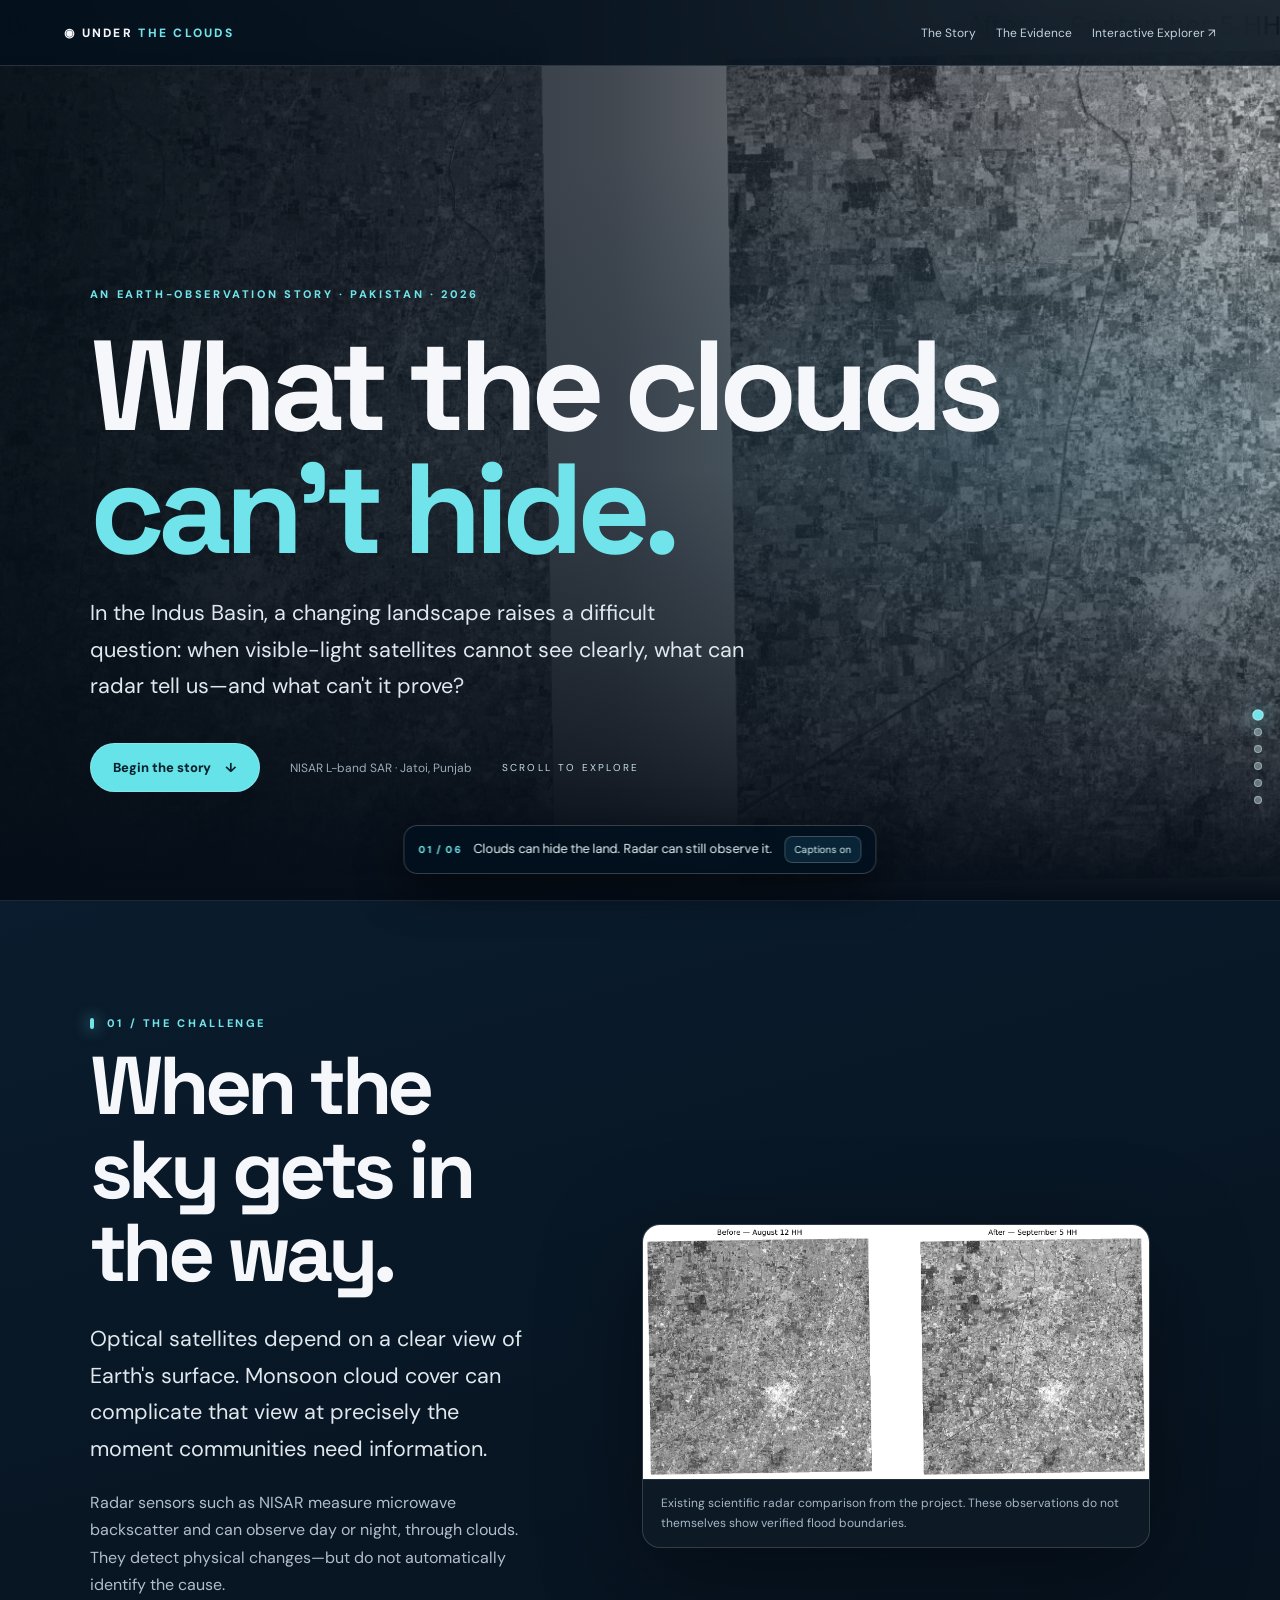
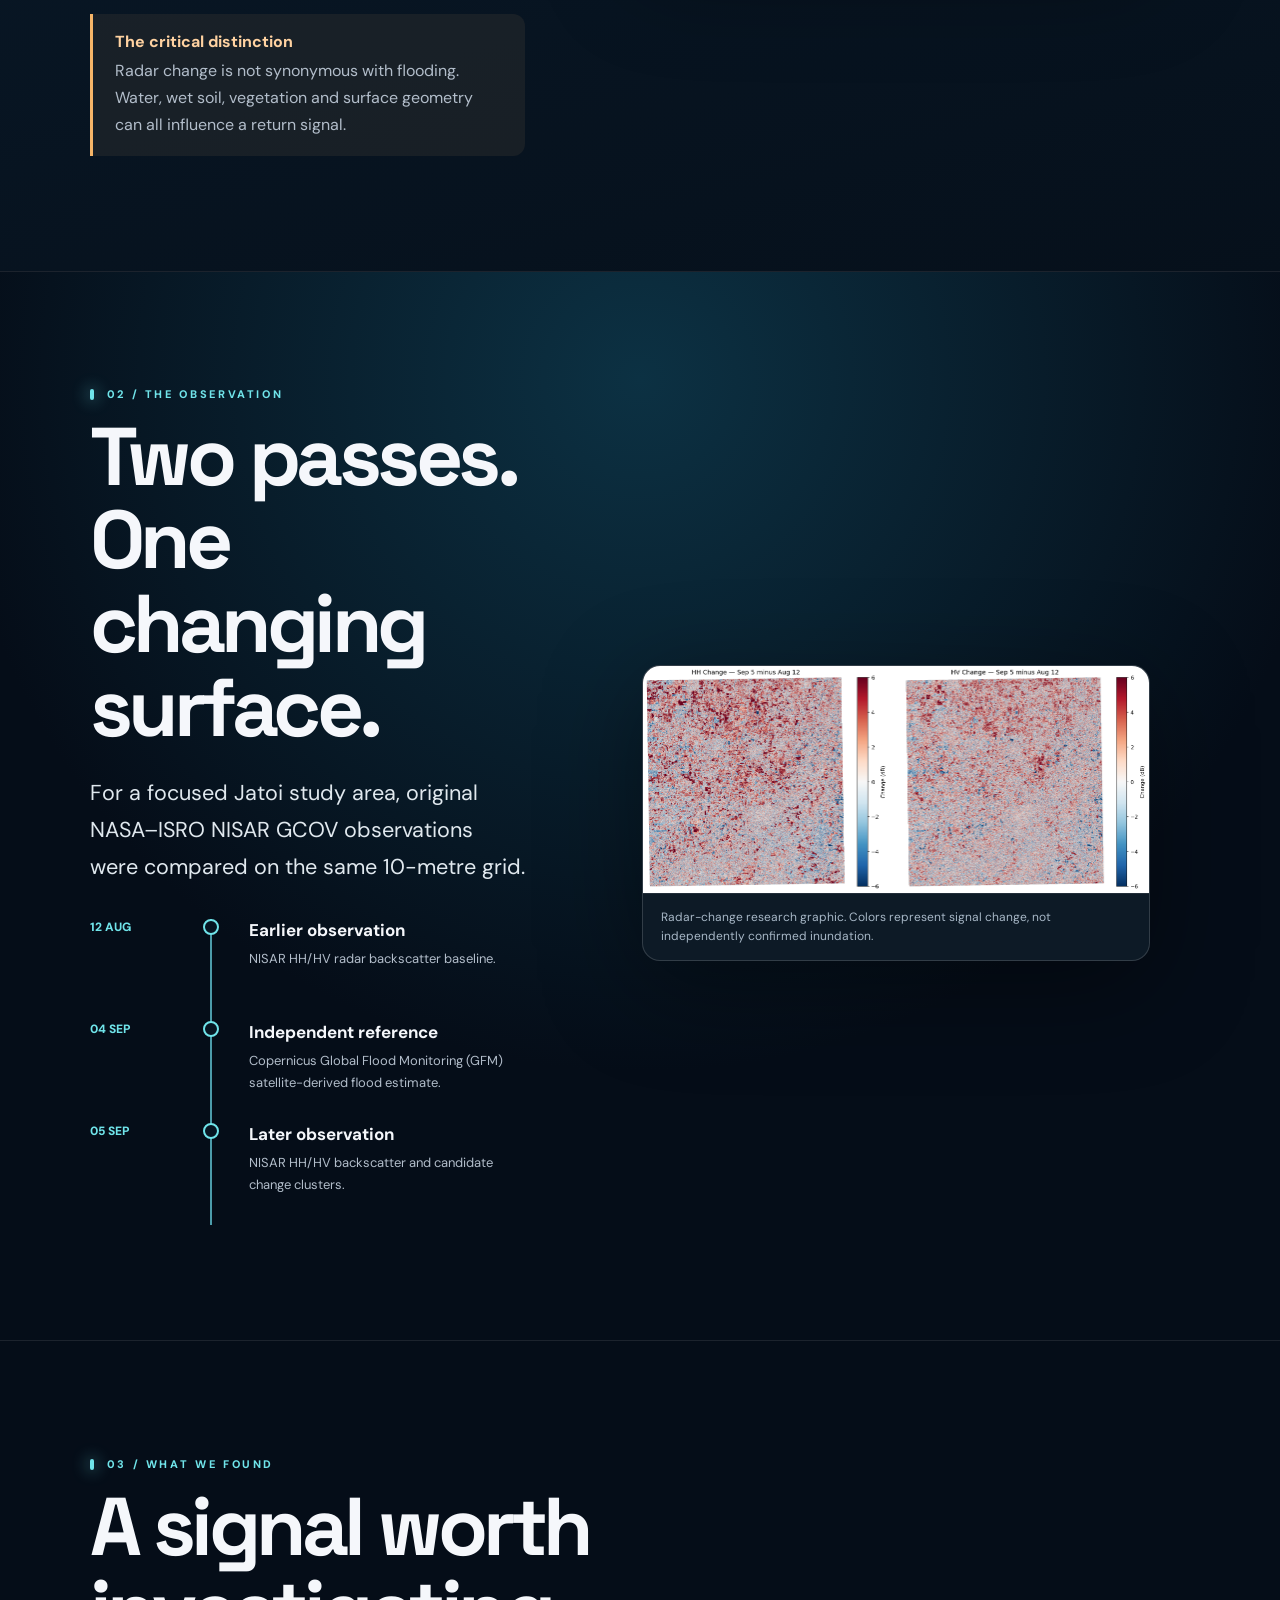
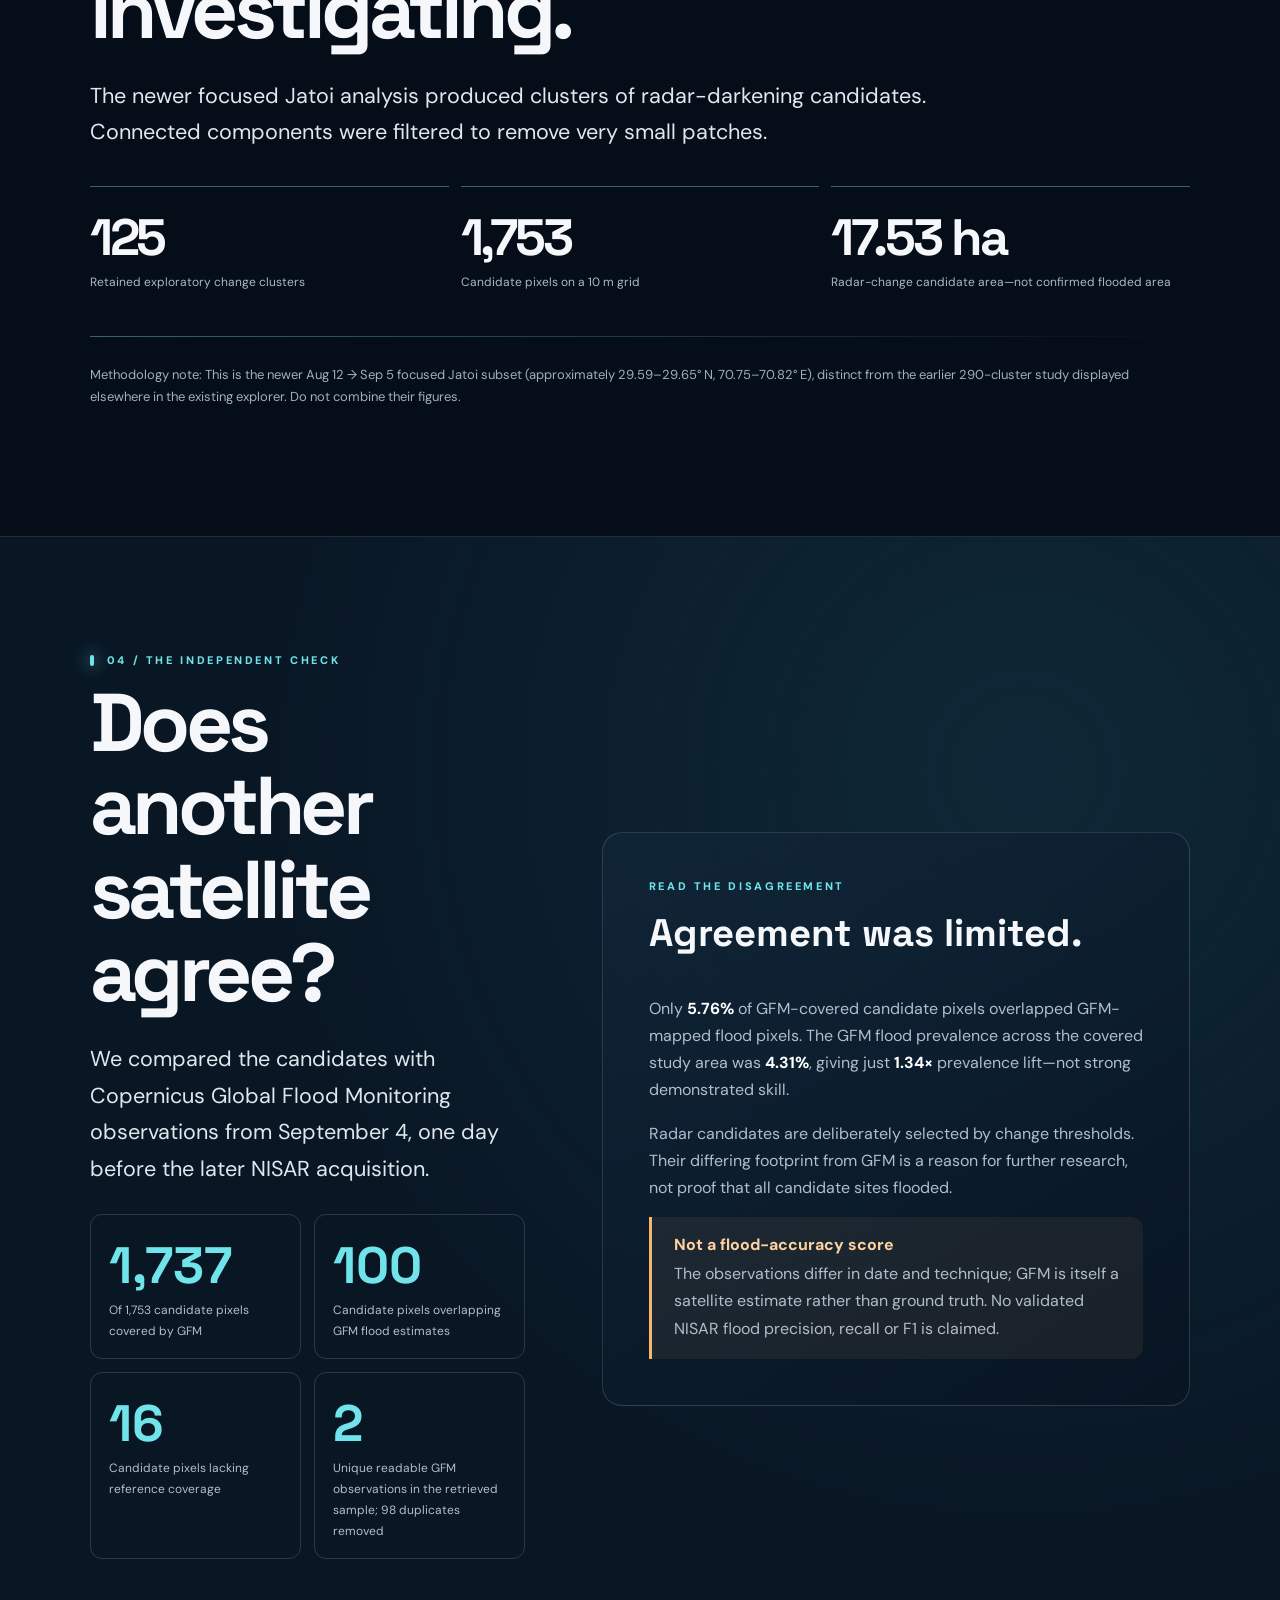
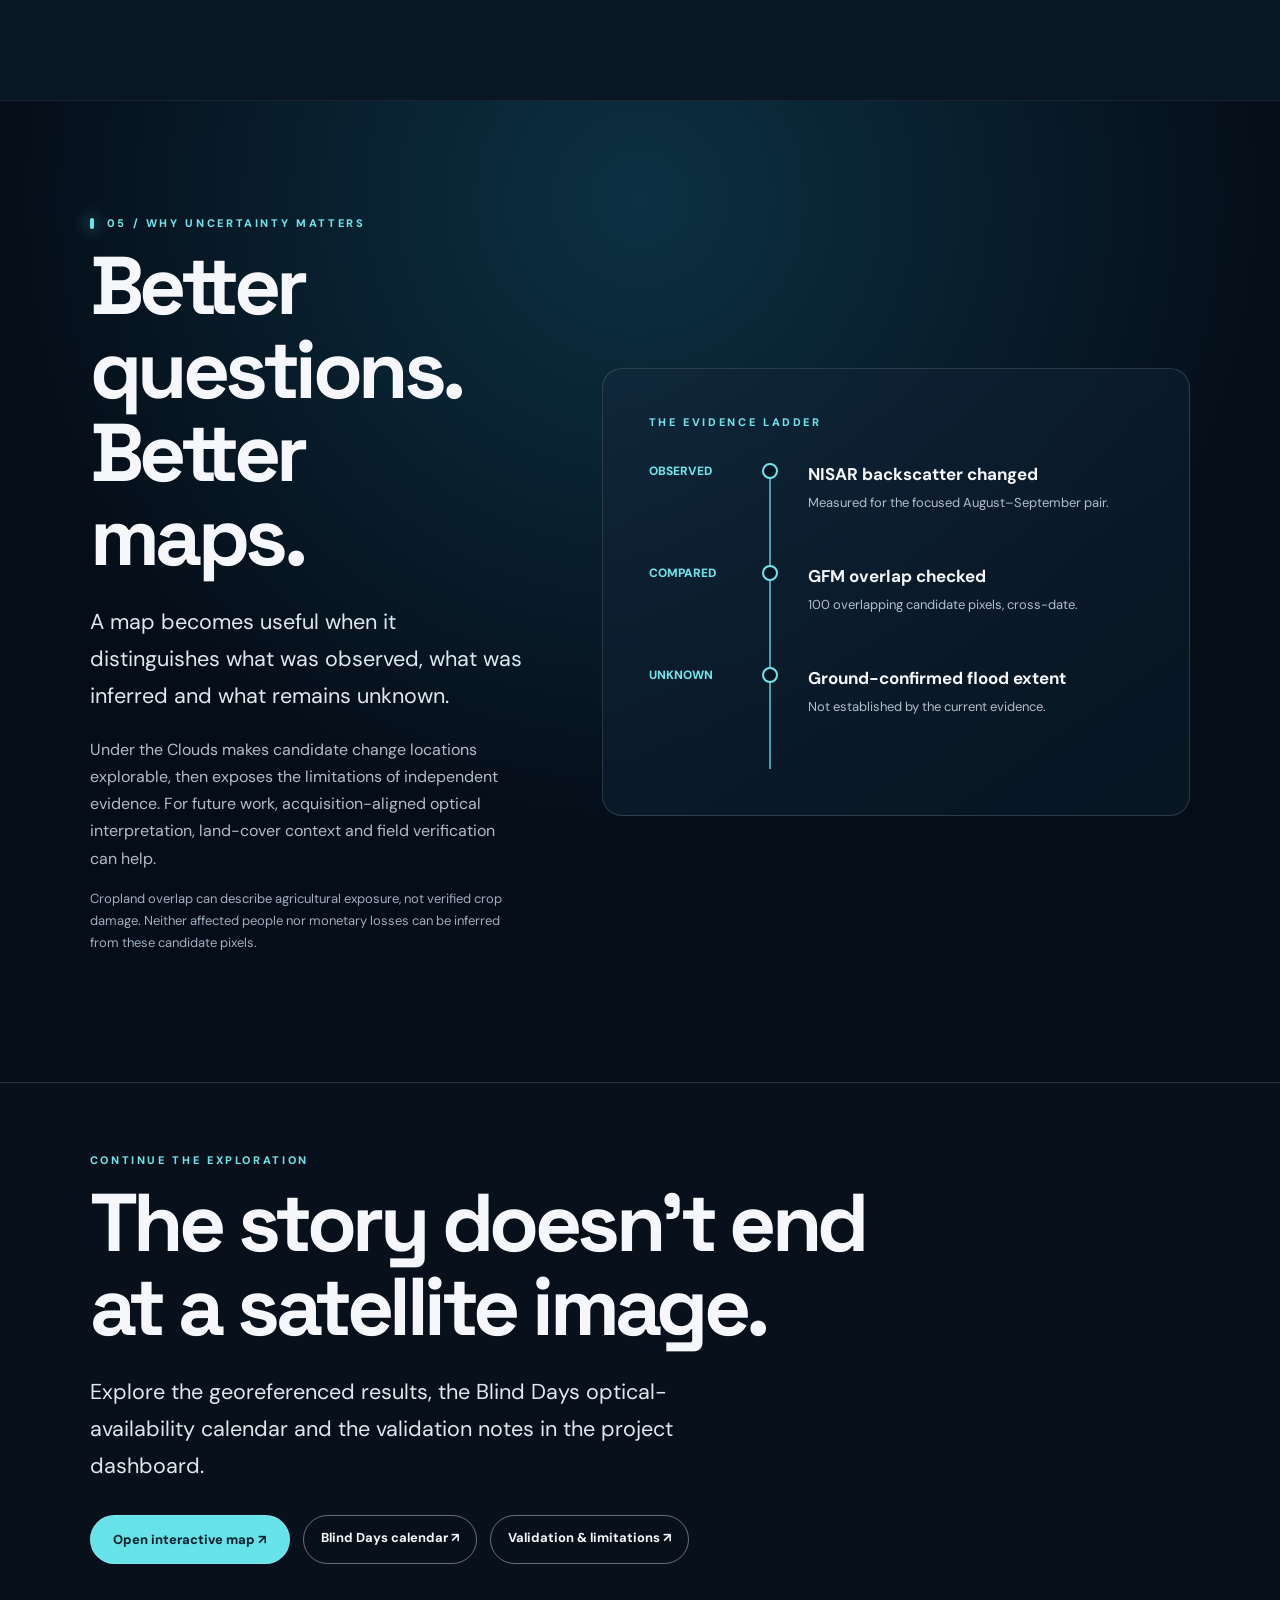
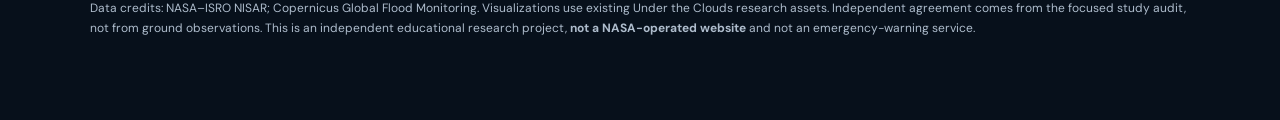
<file: story.html>
<!doctype html>
<html lang="en"><head><meta charset="utf-8"><meta name="viewport" content="width=device-width, initial-scale=1"><meta name="theme-color" content="#06101d"><meta name="description" content="A visual, evidence-first story of NASA NISAR observations over Jatoi, Pakistan, and an independent Copernicus flood-reference comparison."><title>The Story | Under the Clouds</title><link rel="preconnect" href="https://fonts.googleapis.com"><link href="https://fonts.googleapis.com/css2?family=DM+Sans:wght@400;500;600;700;800&family=Space+Grotesk:wght@400;500;600;700&display=swap" rel="stylesheet"><style>
:root{color-scheme:dark;--ink:#f5f7fb;--sub:#b2bdca;--edge:#ffffff24;--cyan:#70e4ea;--amber:#f6b568;--bg:#050d18}*{box-sizing:border-box}html{scroll-behavior:smooth}body{margin:0;background:var(--bg);color:var(--ink);font-family:"DM Sans",sans-serif}a{color:inherit}button{font:inherit}img{max-width:100%}.top{position:fixed;inset:0 0 auto;z-index:20;min-height:66px;display:flex;align-items:center;justify-content:space-between;padding:12px clamp(18px,5vw,84px);background:#03101bdc;backdrop-filter:blur(18px);border-bottom:1px solid var(--edge)}.brand{font-size:12px;letter-spacing:.19em;font-weight:800;text-decoration:none}.brand i{color:var(--cyan);font-style:normal}.toplinks{display:flex;gap:20px}.toplinks a{font-size:12px;text-decoration:none;color:#c3d3de}.progress{position:fixed;top:65px;left:0;width:0;height:3px;background:var(--cyan);z-index:25;box-shadow:0 0 22px var(--cyan)}.hero{min-height:100svh;position:relative;display:grid;align-items:end;isolation:isolate;padding:150px clamp(22px,7vw,110px) 12vh;overflow:hidden}.hero:before{content:"";position:absolute;inset:0;z-index:-2;background:linear-gradient(90deg,#020c17f0 3%,#030c1ac0 48%,#04122133),radial-gradient(ellipse at 76% 50%,#28748d77,transparent 53%),url('assets/jatoi_before_after.png') center/cover no-repeat;filter:saturate(.82)}.hero:after{content:"";position:absolute;inset:0;z-index:-1;background:linear-gradient(0deg,#050d18 0%,transparent 48%)}.eyebrow,.tag{font-size:11px;letter-spacing:.24em;font-weight:800;text-transform:uppercase;color:var(--cyan)}h1,h2,h3,p{margin-top:0}h1,h2{font-family:"Space Grotesk",sans-serif;letter-spacing:-.055em}h1{font-size:clamp(3.7rem,10vw,10rem);line-height:.96;max-width:1100px;margin:24px 0}h1 em{color:var(--cyan);font-style:normal}h2{font-size:clamp(2.6rem,6.4vw,6.8rem);line-height:1.02;margin:14px 0 26px}p{line-height:1.7;color:var(--sub)}.lead{max-width:660px;font-size:clamp(1.06rem,2vw,1.35rem);color:#e0e8ee}.hero-bottom{display:flex;align-items:center;gap:30px;flex-wrap:wrap;margin-top:38px}.cta{display:inline-flex;align-items:center;gap:14px;border:1px solid #a0e8ec88;padding:15px 22px;border-radius:99px;text-decoration:none;background:#65e3e9;color:#09212d;font-weight:800;font-size:13px}.quiet{font-size:12px;color:#9bacb9}.chapter{min-height:76vh;padding:clamp(80px,9vw,155px) clamp(20px,7vw,110px);position:relative;border-top:1px solid #ffffff17}.chapter-inner{width:min(1200px,100%);margin:auto}.two{display:grid;grid-template-columns:minmax(0,.85fr) minmax(0,1.15fr);align-items:center;gap:clamp(25px,6vw,100px)}.wide{max-width:850px}.art{border:1px solid #ffffff27;border-radius:18px;overflow:hidden;background:#0d1a26;box-shadow:0 24px 100px #0006}.art img{display:block;width:100%;object-fit:cover}.art figcaption{color:#a7b7c6;font-size:12px;line-height:1.6;padding:14px 18px;border-top:1px solid #ffffff16}.muted{color:#9eafbe;font-size:13px}.divider{height:1px;background:linear-gradient(90deg,#7be9ec66,transparent);margin:27px 0}.statgrid{display:grid;grid-template-columns:repeat(3,1fr);gap:12px;margin-top:35px}.stat{border-top:1px solid #68d9de70;padding:18px 0}.stat strong{font-family:"Space Grotesk",sans-serif;font-size:clamp(2rem,4vw,4rem);display:block;letter-spacing:-.06em}.stat span{color:#a9b8c5;font-size:12px;line-height:1.5}.panel{border:1px solid var(--edge);border-radius:20px;background:linear-gradient(145deg,#13293d99,#081523);padding:clamp(24px,4vw,46px)}.timeline{display:grid;gap:0;margin-top:34px}.moment{display:grid;grid-template-columns:105px 24px 1fr;gap:15px;min-height:102px}.moment time{font-size:12px;font-weight:800;color:var(--cyan)}.rail{position:relative;width:2px;background:#4c9caa}.rail:before{content:"";display:block;width:12px;height:12px;border:2px solid var(--cyan);background:#071522;border-radius:50%;position:absolute;top:0;left:-7px}.moment h3{font-size:17px;margin:0 0 7px}.moment p{font-size:13px;margin:0}.warn{border-left:3px solid var(--amber);padding:17px 22px;background:#eab16d13;border-radius:0 12px 12px 0}.warn strong{color:#ffd2a1}.warn p{margin:5px 0 0}.evidence{background:radial-gradient(circle at 80% 20%,#1d52624a,transparent 55%),#091725}.evidence-stat{display:grid;grid-template-columns:repeat(2,1fr);gap:13px;margin:26px 0}.evidence-stat div{padding:18px;border:1px solid var(--edge);border-radius:12px}.evidence-stat strong{display:block;font:700 clamp(2rem,4vw,3.2rem) "Space Grotesk";color:var(--cyan)}.evidence-stat span{font-size:12px;color:var(--sub)}.story-footer{padding:70px clamp(22px,7vw,110px);background:#07101b;border-top:1px solid var(--edge)}.story-footer>div{max-width:1200px;margin:auto}.links{display:flex;gap:13px;flex-wrap:wrap;margin-top:30px}.outline{border:1px solid #ffffff65;padding:13px 17px;border-radius:100px;text-decoration:none;font-size:13px;font-weight:700}.sources{font-size:12px;color:#aebccc;margin-top:34px}.sources a{color:var(--cyan)}.reveal{opacity:0;transform:translateY(22px);transition:opacity .7s,transform .7s}.reveal.visible{opacity:1;transform:none}.scrollhint{letter-spacing:.23em;color:#c4dee6;font-size:10px}.cloud{background:linear-gradient(165deg,#0a1c2d,#06101b)}.night{background:radial-gradient(circle at 50% 10%,#0c3143,#050d18 60%)}@media(max-width:800px){.two{grid-template-columns:1fr}.statgrid{grid-template-columns:1fr 1fr}.toplinks a:last-child{display:none}.chapter{min-height:auto}.hero{padding-bottom:80px}.moment{grid-template-columns:90px 18px 1fr;gap:9px}}@media(max-width:480px){.statgrid{grid-template-columns:1fr}.evidence-stat{grid-template-columns:1fr}h1{font-size:3.5rem}}@media(prefers-reduced-motion:reduce){html{scroll-behavior:auto}.reveal{opacity:1;transform:none;transition:none}}

/* Narration-ready, understated storytelling controls */
.story-caption{position:fixed;z-index:22;left:50%;bottom:clamp(14px,3vw,26px);transform:translateX(-50%);display:flex;align-items:center;gap:12px;max-width:min(650px,calc(100vw - 32px));width:max-content;padding:10px 14px;border:1px solid #ffffff32;border-radius:14px;background:#03111eea;box-shadow:0 14px 44px #0008;backdrop-filter:blur(15px);transition:opacity .3s,translate .3s}
.story-caption[hidden]{display:none}.caption-number{font:800 10px "DM Sans",sans-serif;letter-spacing:.16em;color:#70e4ea;white-space:nowrap}
.story-caption p{margin:0;color:#e4f3f6;font-size:clamp(11px,1.05vw,13px);line-height:1.45;text-align:left;max-width:490px}
.caption-toggle{border:1px solid #ffffff33;background:#092437;color:#d8f5f4;border-radius:8px;padding:6px 9px;font-size:10px;cursor:pointer;white-space:nowrap}
.caption-toggle:focus-visible,.chapter-jump:focus-visible{outline:2px solid #70e4ea;outline-offset:3px}
.story-caption.fade{opacity:.25}
.chapter-jump{position:fixed;z-index:21;right:18px;bottom:96px;display:flex;flex-direction:column;gap:9px}
.chapter-jump a{display:block;width:8px;height:8px;border-radius:50%;background:#b4c8d17a;border:1px solid #c7e3e580;transition:transform .2s,background .2s}
.chapter-jump a.active{background:var(--cyan);transform:scale(1.45);box-shadow:0 0 14px #6be4e9b0}
.hero:before{animation:story-space-shift 24s ease-in-out infinite alternate}
.hero .eyebrow{animation:story-arrive .9s ease both}
.hero h1{animation:story-arrive 1.1s .13s ease both}
.hero .lead{animation:story-arrive 1.2s .3s ease both}
.hero .hero-bottom{animation:story-arrive 1.2s .47s ease both}
.art img{transition:transform 1s cubic-bezier(.2,.7,.2,1),filter .8s}
.art:hover img{transform:scale(1.035)}
.chapter .tag{position:relative;padding-left:17px}
.chapter .tag:before{content:"";position:absolute;left:0;top:2px;width:4px;height:11px;border-radius:4px;background:var(--cyan);box-shadow:0 0 16px var(--cyan)}
.reveal.visible .stat strong{animation:story-arrive .9s ease both}
@keyframes story-arrive{from{opacity:0;transform:translateY(18px)}to{opacity:1;transform:translateY(0)}}
@keyframes story-space-shift{from{transform:scale(1);background-position:center}to{transform:scale(1.07);background-position:53% center}}
@media(max-width:650px){.story-caption{bottom:12px;padding:9px 10px;gap:8px;max-width:calc(100vw - 28px)}.story-caption p{font-size:11px}.chapter-jump{right:10px;bottom:90px}.toplinks{gap:10px}}
@media(prefers-reduced-motion:reduce){.hero:before,.hero .eyebrow,.hero h1,.hero .lead,.hero .hero-bottom,.reveal.visible .stat strong{animation:none}.art img{transition:none}.story-caption,.chapter-jump a{transition:none}}
</style></head><body>
<div class="progress" id="progress" aria-hidden="true"></div><header class="top"><a class="brand" href="index.html">◉ UNDER <i>THE CLOUDS</i></a><nav class="toplinks"><a href="#story">The Story</a><a href="#evidence">The Evidence</a><a href="index.html#explorer">Interactive Explorer ↗</a></nav></header>

<nav class="chapter-jump" aria-label="Story chapters"><a href="#story" title="Opening" aria-label="Opening"></a><a href="#chapter-1" title="The challenge" aria-label="The challenge"></a><a href="#chapter-2" title="NISAR observations" aria-label="NISAR observations"></a><a href="#chapter-3" title="What changed" aria-label="What changed"></a><a href="#evidence" title="GFM evidence" aria-label="GFM evidence"></a><a href="#chapter-5" title="What remains unknown" aria-label="What remains unknown"></a></nav>
<div id="storyCaption" class="story-caption" role="region" aria-label="Short narration captions">
<span class="caption-number" id="captionNumber">01 / 06</span><p id="captionText">Clouds can hide the land. Radar can still observe it.</p>
<button id="captionToggle" class="caption-toggle" type="button" aria-pressed="true" aria-label="Hide or show subtitles">Captions on</button>
</div>
<main><section class="hero" id="story"><div><div class="eyebrow">An Earth-observation story · Pakistan · 2026</div><h1>What the clouds <em>can't hide.</em></h1><p class="lead">In the Indus Basin, a changing landscape raises a difficult question: when visible-light satellites cannot see clearly, what can radar tell us—and what can't it prove?</p><div class="hero-bottom"><a href="#chapter-1" class="cta">Begin the story <span aria-hidden="true">↓</span></a><span class="quiet">NISAR L-band SAR · Jatoi, Punjab</span><span class="scrollhint">SCROLL TO EXPLORE</span></div></div></section>
<section class="chapter cloud" id="chapter-1"><div class="chapter-inner two"><div class="reveal"><div class="tag">01 / The challenge</div><h2>When the sky gets in the way.</h2><p class="lead">Optical satellites depend on a clear view of Earth's surface. Monsoon cloud cover can complicate that view at precisely the moment communities need information.</p><p>Radar sensors such as NISAR measure microwave backscatter and can observe day or night, through clouds. They detect physical changes—but do not automatically identify the cause.</p><div class="warn"><strong>The critical distinction</strong><p>Radar change is not synonymous with flooding. Water, wet soil, vegetation and surface geometry can all influence a return signal.</p></div></div><figure class="art reveal"><img src="assets/jatoi_before_after.png" alt="Existing Jatoi radar observation comparison: August 12 and September 5" loading="lazy"><figcaption>Existing scientific radar comparison from the project. These observations do not themselves show verified flood boundaries.</figcaption></figure></div></section>
<section class="chapter night" id="chapter-2"><div class="chapter-inner"><div class="tag reveal">02 / The observation</div><div class="two"><div class="reveal"><h2>Two passes.<br>One changing surface.</h2><p class="lead">For a focused Jatoi study area, original NASA–ISRO NISAR GCOV observations were compared on the same 10-metre grid.</p><div class="timeline"><div class="moment"><time datetime="2026-08-12">12 AUG</time><div class="rail"></div><div><h3>Earlier observation</h3><p>NISAR HH/HV radar backscatter baseline.</p></div></div><div class="moment"><time datetime="2026-09-04">04 SEP</time><div class="rail"></div><div><h3>Independent reference</h3><p>Copernicus Global Flood Monitoring (GFM) satellite-derived flood estimate.</p></div></div><div class="moment"><time datetime="2026-09-05">05 SEP</time><div class="rail"></div><div><h3>Later observation</h3><p>NISAR HH/HV backscatter and candidate change clusters.</p></div></div></div></div><figure class="art reveal"><img src="assets/jatoi_radar_change.png" alt="Jatoi radar HH/HV change illustration from existing NISAR analysis" loading="lazy"><figcaption>Radar-change research graphic. Colors represent signal change, not independently confirmed inundation.</figcaption></figure></div></div></section>
<section class="chapter" id="chapter-3"><div class="chapter-inner"><div class="tag reveal">03 / What we found</div><h2 class="wide reveal">A signal worth investigating.</h2><p class="lead wide reveal">The newer focused Jatoi analysis produced clusters of radar-darkening candidates. Connected components were filtered to remove very small patches.</p><div class="statgrid reveal"><div class="stat"><strong>125</strong><span>Retained exploratory change clusters</span></div><div class="stat"><strong>1,753</strong><span>Candidate pixels on a 10 m grid</span></div><div class="stat"><strong>17.53 ha</strong><span>Radar-change candidate area—not confirmed flooded area</span></div></div><div class="divider"></div><p class="muted reveal">Methodology note: This is the newer Aug 12 → Sep 5 focused Jatoi subset (approximately 29.59–29.65° N, 70.75–70.82° E), distinct from the earlier 290-cluster study displayed elsewhere in the existing explorer. Do not combine their figures.</p></div></section>
<section class="chapter evidence" id="evidence"><div class="chapter-inner two"><div class="reveal"><div class="tag">04 / The independent check</div><h2>Does another satellite agree?</h2><p class="lead">We compared the candidates with Copernicus Global Flood Monitoring observations from September 4, one day before the later NISAR acquisition.</p><div class="evidence-stat"><div><strong>1,737</strong><span>Of 1,753 candidate pixels covered by GFM</span></div><div><strong>100</strong><span>Candidate pixels overlapping GFM flood estimates</span></div><div><strong>16</strong><span>Candidate pixels lacking reference coverage</span></div><div><strong>2</strong><span>Unique readable GFM observations in the retrieved sample; 98 duplicates removed</span></div></div></div><div class="panel reveal"><div class="eyebrow">Read the disagreement</div><h3 style="font:700 clamp(1.7rem,3vw,2.5rem) 'Space Grotesk';margin-top:15px">Agreement was limited.</h3><p>Only <strong style="color:#fff">5.76%</strong> of GFM-covered candidate pixels overlapped GFM-mapped flood pixels. The GFM flood prevalence across the covered study area was <strong style="color:#fff">4.31%</strong>, giving just <strong style="color:#fff">1.34×</strong> prevalence lift—not strong demonstrated skill.</p><p>Radar candidates are deliberately selected by change thresholds. Their differing footprint from GFM is a reason for further research, not proof that all candidate sites flooded.</p><div class="warn"><strong>Not a flood-accuracy score</strong><p>The observations differ in date and technique; GFM is itself a satellite estimate rather than ground truth. No validated NISAR flood precision, recall or F1 is claimed.</p></div></div></div></section>
<section class="chapter night" id="chapter-5"><div class="chapter-inner two"><div class="reveal"><div class="tag">05 / Why uncertainty matters</div><h2>Better questions. Better maps.</h2><p class="lead">A map becomes useful when it distinguishes what was observed, what was inferred and what remains unknown.</p><p>Under the Clouds makes candidate change locations explorable, then exposes the limitations of independent evidence. For future work, acquisition-aligned optical interpretation, land-cover context and field verification can help.</p><p class="muted">Cropland overlap can describe agricultural exposure, not verified crop damage. Neither affected people nor monetary losses can be inferred from these candidate pixels.</p></div><div class="panel reveal"><div class="eyebrow">The evidence ladder</div><div class="timeline"><div class="moment"><time>OBSERVED</time><div class="rail"></div><div><h3>NISAR backscatter changed</h3><p>Measured for the focused August–September pair.</p></div></div><div class="moment"><time>COMPARED</time><div class="rail"></div><div><h3>GFM overlap checked</h3><p>100 overlapping candidate pixels, cross-date.</p></div></div><div class="moment"><time>UNKNOWN</time><div class="rail"></div><div><h3>Ground-confirmed flood extent</h3><p>Not established by the current evidence.</p></div></div></div></div></div></section>
<section class="story-footer"><div><div class="tag">Continue the exploration</div><h2 style="max-width:800px">The story doesn't end at a satellite image.</h2><p class="lead">Explore the georeferenced results, the Blind Days optical-availability calendar and the validation notes in the project dashboard.</p><div class="links"><a class="cta" href="index.html#explorer">Open interactive map ↗</a><a class="outline" href="index.html#blind-days">Blind Days calendar ↗</a><a class="outline" href="index.html#validation">Validation & limitations ↗</a></div><p class="sources">Data credits: NASA–ISRO NISAR; Copernicus Global Flood Monitoring. Visualizations use existing Under the Clouds research assets. Independent agreement comes from the focused study audit, not from ground observations. This is an independent educational research project, <strong>not a NASA-operated website</strong> and not an emergency-warning service.</p></div></section>
</main><script>
(function(){
  var progress=document.getElementById('progress');
  var ids=['story','chapter-1','chapter-2','chapter-3','evidence','chapter-5'];
  var subtitles=[
    'Clouds can hide the land. Radar can still observe it.',
    'In monsoon season, optical images can miss changes below clouds.',
    'We compared two NISAR observations over Jatoi, Pakistan.',
    'We found 125 radar-change clusters. These are not confirmed floods.',
    'About 6% overlapped GFM flooding, versus a 4.3% local baseline.',
    'Real science shows both the evidence and the uncertainty.'
  ];
  var panel=document.getElementById('storyCaption');
  var number=document.getElementById('captionNumber');
  var text=document.getElementById('captionText');
  var toggle=document.getElementById('captionToggle');
  var dots=[].slice.call(document.querySelectorAll('.chapter-jump a'));
  var active=-1,enabled=true;
  function update(){
    var d=document.documentElement;
    progress.style.width=(Math.min(100,100*scrollY/Math.max(1,d.scrollHeight-innerHeight)))+'%';
    var marker=window.innerHeight*.42;
    var found=0;
    ids.forEach(function(id,i){var el=document.getElementById(id);if(el && el.getBoundingClientRect().top<=marker)found=i});
    if(active!==found){active=found;number.textContent=String(found+1).padStart(2,'0')+' / 06';text.textContent=subtitles[found];dots.forEach(function(dot,i){dot.classList.toggle('active',i===found);if(i===found)dot.setAttribute('aria-current','location');else dot.removeAttribute('aria-current')})}
  }
  toggle.addEventListener('click',function(){enabled=!enabled;panel.classList.toggle('fade',!enabled);text.hidden=!enabled;number.hidden=!enabled;toggle.textContent=enabled?'Captions on':'Captions off';toggle.setAttribute('aria-pressed',String(enabled))});
  addEventListener('scroll',update,{passive:true});addEventListener('resize',update);update();
  var targets=[].slice.call(document.querySelectorAll('.reveal'));
  if(!('IntersectionObserver'in window)){targets.forEach(function(el){el.classList.add('visible')});return}
  var obs=new IntersectionObserver(function(entries){entries.forEach(function(e){if(e.isIntersecting){e.target.classList.add('visible');obs.unobserve(e.target)}})},{threshold:.12});
  targets.forEach(function(el){obs.observe(el)});
})();
</script></body></html>
</file>
